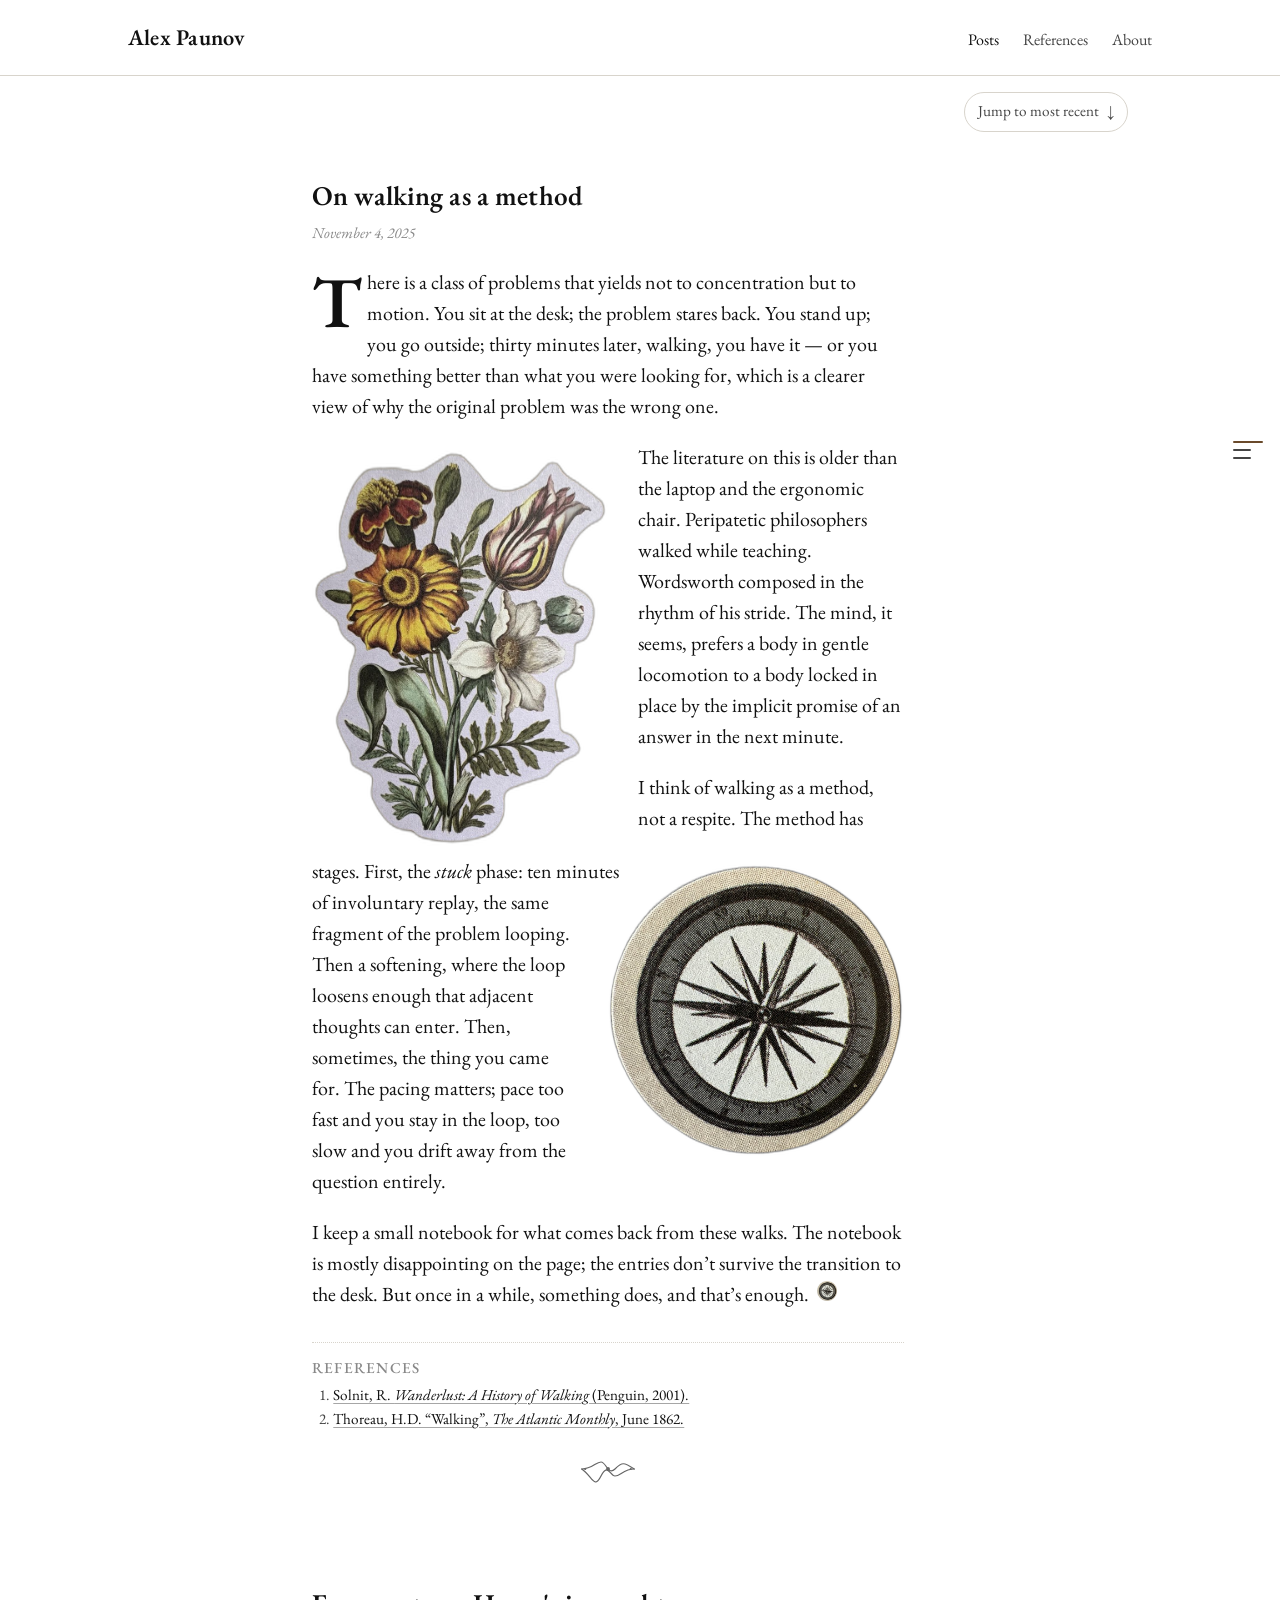
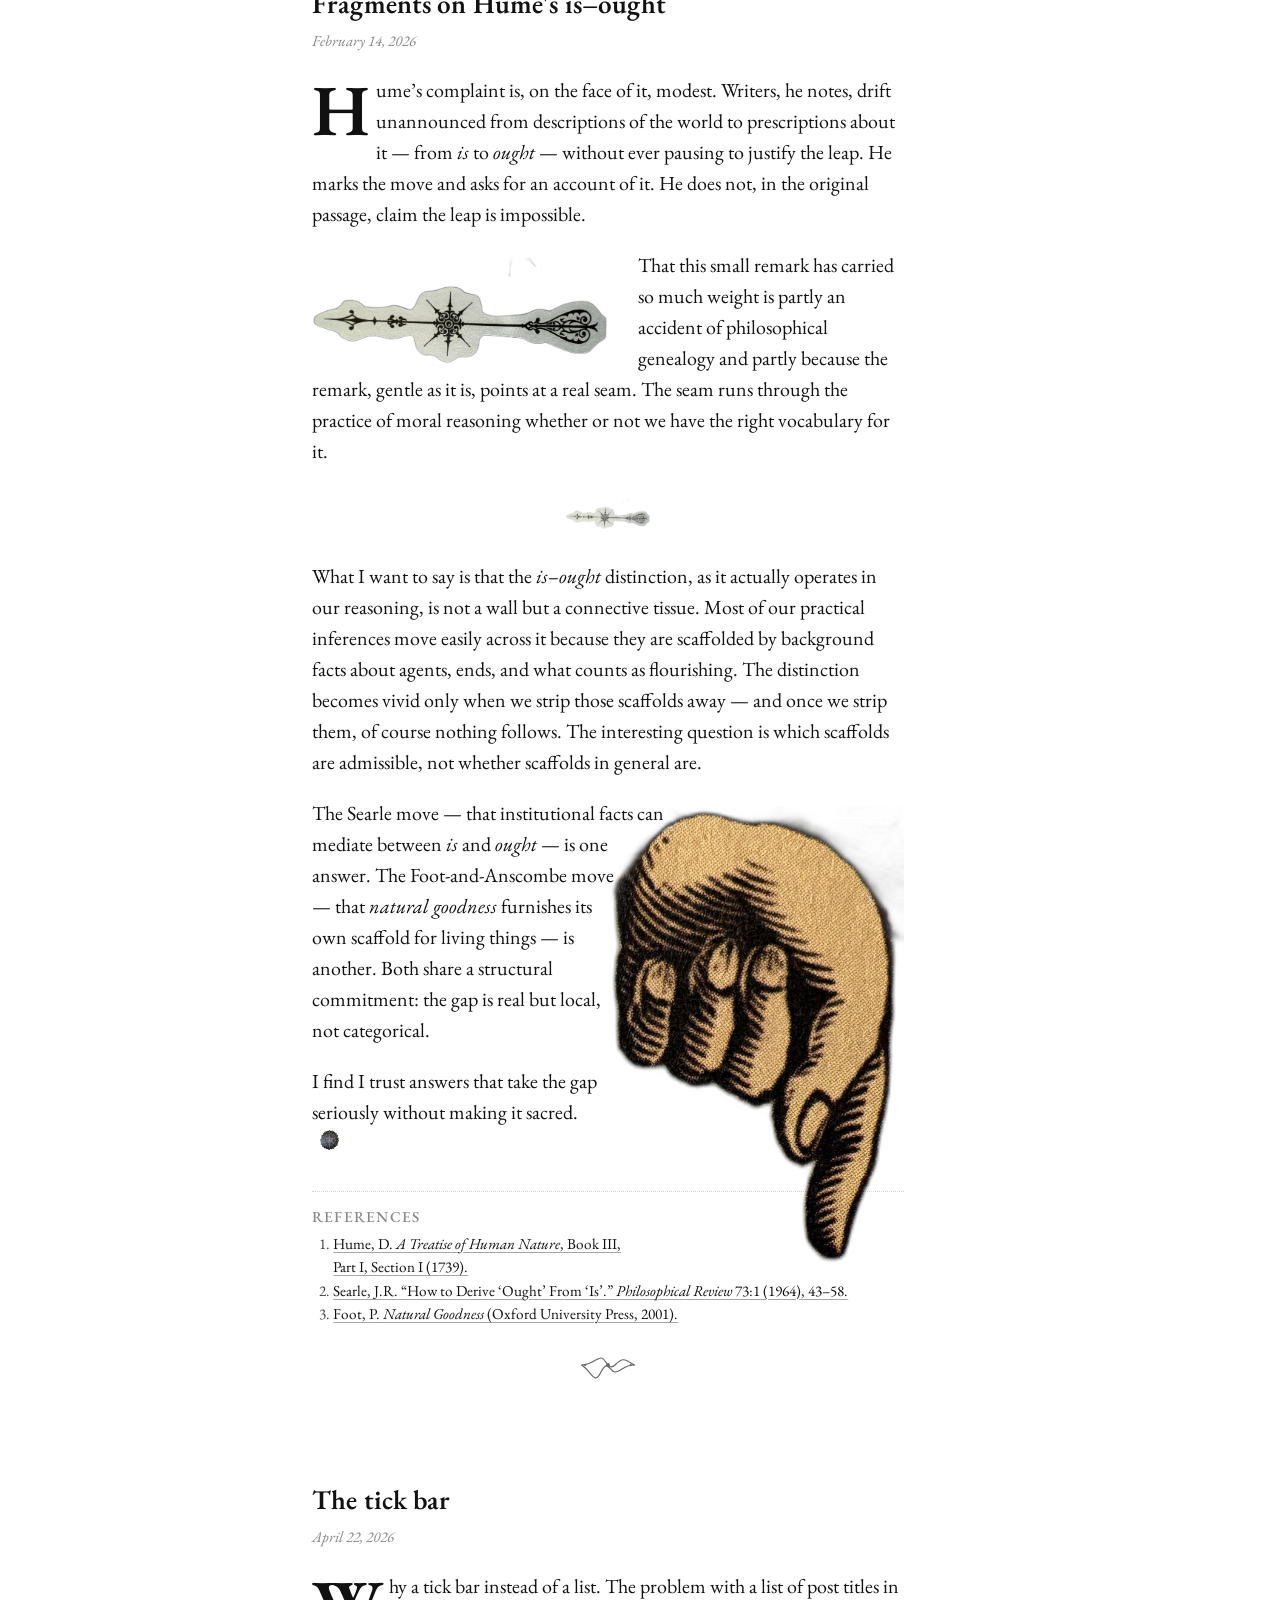
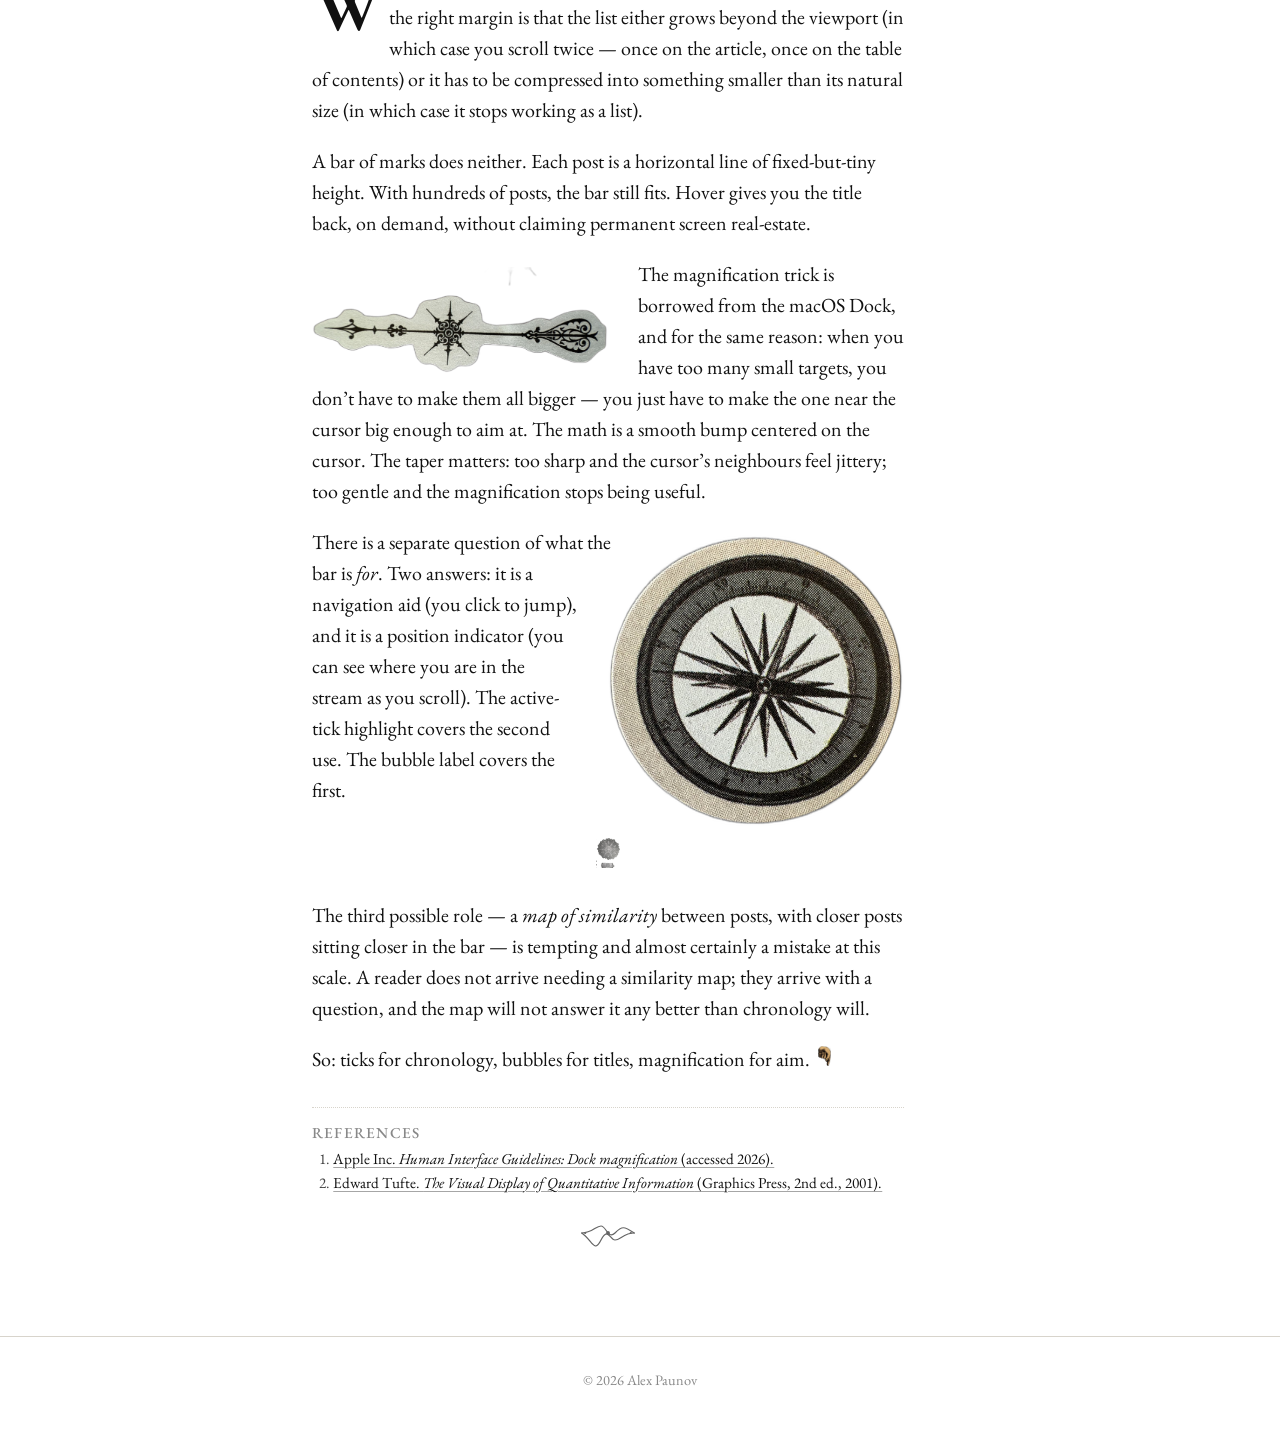
<file: index.html>
<!DOCTYPE html>
<html lang="en">
<head>
    <meta charset="UTF-8">
    <meta name="viewport" content="width=device-width, initial-scale=1.0">
    <title>Alex Paunov</title>
    <link rel="preconnect" href="https://fonts.googleapis.com">
    <link rel="preconnect" href="https://fonts.gstatic.com" crossorigin>
    <link href="https://fonts.googleapis.com/css2?family=EB+Garamond:ital,wght@0,400;0,500;0,600;1,400&display=swap" rel="stylesheet">
    <link rel="stylesheet" href="static/css/site.css">
    
</head>
<body class="page-home">
    <header class="site-header">
        <div class="site-header-inner">
            <a class="site-title" href="index.html">Alex Paunov</a>
            <nav class="site-nav" aria-label="Primary">
                <ul>
                    <li><a href="index.html" aria-current="page">Posts</a></li>
                    <li><a href="references.html">References</a></li>
                    <li><a href="about.html">About</a></li>
                    
                </ul>
            </nav>
        </div>
    </header>

    
<div class="home-toolbar">
    <a class="jump-to-bottom" href="#post-bottom-anchor" aria-label="Jump to most recent post">
        <span class="jump-label">Jump to most recent</span>
        <span class="jump-icon" aria-hidden="true">&#x2193;</span>
    </a>
</div>

<main class="post-stream" id="post-stream">
    
    <article id="post-2025-11-04-on-walking-as-a-method" class="post" data-post-id="post-2025-11-04-on-walking-as-a-method" data-post-title="On walking as a method">
        <header class="post-header">
            <h2 class="post-title"><a href="#post-2025-11-04-on-walking-as-a-method">On walking as a method</a></h2>
            <time class="post-date" datetime="2025-11-04">November 4, 2025</time>
        </header>
        <div class="post-body">
            <p>There is a class of problems that yields not to concentration but to motion. You sit at the desk; the problem stares back. You stand up; you go outside; thirty minutes later, walking, you have it — or you have something better than what you were looking for, which is a clearer view of why the original problem was the wrong one.</p>
<figure class="post-figure figure-wrap-left" style="shape-outside: url('static/images/library/IMG_2541-curvy.png'); shape-margin: 0.6em;"><img alt="Botanical-style flower stickers arranged on the kraft paper cover of a spiral notebook." loading="eager" src="static/images/library/IMG_2541-curvy.png"/></figure><p>The literature on this is older than the laptop and the ergonomic chair. Peripatetic philosophers walked while teaching. Wordsworth composed in the rhythm of his stride. The mind, it seems, prefers a body in gentle locomotion to a body locked in place by the implicit promise of an answer in the next minute.</p>
<figure class="post-figure figure-wrap-right" style="shape-outside: circle(50%); shape-margin: 0.6em;"><img alt="Vintage-style compass rose sticker on a gray felt surface. Black and cream tones give it an old nautical map feel." loading="eager" src="static/images/library/IMG_2597-curvy.png"/></figure><p>I think of walking as a method, not a respite. The method has stages. First, the <em>stuck</em> phase: ten minutes of involuntary replay, the same fragment of the problem looping. Then a softening, where the loop loosens enough that adjacent thoughts can enter. Then, sometimes, the thing you came for. The pacing matters; pace too fast and you stay in the loop, too slow and you drift away from the question entirely.</p>
<p>I keep a small notebook for what comes back from these walks. The notebook is mostly disappointing on the page; the entries don’t survive the transition to the desk. But once in a while, something does, and that’s enough.<img alt="" aria-hidden="true" class="ornament ornament-end-inline" src="static/images/library/IMG_2597-curvy.png"/></p>
        </div>
        
        <aside class="post-refs" aria-label="References for this post">
            <h3>References</h3>
            <ol>
                
                <li id="ref-post-2025-11-04-on-walking-as-a-method-1">
                    <a class="reference-link" href="references.html#ref-post-2025-11-04-on-walking-as-a-method-1-target">Solnit, R. <em>Wanderlust: A History of Walking</em> (Penguin, 2001).</a>
                </li>
                
                <li id="ref-post-2025-11-04-on-walking-as-a-method-2">
                    <a class="reference-link" href="references.html#ref-post-2025-11-04-on-walking-as-a-method-2-target">Thoreau, H.D. &ldquo;Walking&rdquo;, <em>The Atlantic Monthly</em>, June 1862.</a>
                </li>
                
            </ol>
        </aside>
        
        <div class="post-end" aria-hidden="true">
            <img class="ornament ornament-end" src="static/images/ornaments/fleuron.svg" alt="">
        </div>
    </article>
    
    <article id="post-2026-02-14-fragments-on-hume" class="post" data-post-id="post-2026-02-14-fragments-on-hume" data-post-title="Fragments on Hume&#39;s is–ought">
        <header class="post-header">
            <h2 class="post-title"><a href="#post-2026-02-14-fragments-on-hume">Fragments on Hume&#39;s is–ought</a></h2>
            <time class="post-date" datetime="2026-02-14">February 14, 2026</time>
        </header>
        <div class="post-body">
            <p>Hume’s complaint is, on the face of it, modest. Writers, he notes, drift unannounced from descriptions of the world to prescriptions about it — from <em>is</em> to <em>ought</em> — without ever pausing to justify the leap. He marks the move and asks for an account of it. He does not, in the original passage, claim the leap is impossible.</p>
<figure class="post-figure figure-wrap-left" style="shape-outside: url('static/images/library/IMG_2583-curvy.png'); shape-margin: 0.6em;"><img alt="Two ornate black gothic-style arrow/divider stickers on a gray surface, featuring intricate scrollwork and compass rose medallions." loading="eager" src="static/images/library/IMG_2583-curvy.png"/></figure><p>That this small remark has carried so much weight is partly an accident of philosophical genealogy and partly because the remark, gentle as it is, points at a real seam. The seam runs through the practice of moral reasoning whether or not we have the right vocabulary for it.</p>
<img alt="" class="ornament section-separator" src="static/images/library/IMG_2583-curvy.png"/>
<p>What I want to say is that the <em>is</em>–<em>ought</em> distinction, as it actually operates in our reasoning, is not a wall but a connective tissue. Most of our practical inferences move easily across it because they are scaffolded by background facts about agents, ends, and what counts as flourishing. The distinction becomes vivid only when we strip those scaffolds away — and once we strip them, of course nothing follows. The interesting question is which scaffolds are admissible, not whether scaffolds in general are.</p>
<figure class="post-figure figure-wrap-right" style="shape-outside: url('static/images/library/IMG_2619-curvy.png'); shape-margin: 0.6em;"><img alt="Vintage engraving-style card depicting a pointing hand with ruffled cuff, laid on a gray fabric surface." loading="eager" src="static/images/library/IMG_2619-curvy.png"/></figure><p>The Searle move — that institutional facts can mediate between <em>is</em> and <em>ought</em> — is one answer. The Foot-and-Anscombe move — that <em>natural goodness</em> furnishes its own scaffold for living things — is another. Both share a structural commitment: the gap is real but local, not categorical.</p>
<p>I find I trust answers that take the gap seriously without making it sacred.<img alt="" aria-hidden="true" class="ornament ornament-end-inline" src="static/images/library/IMG_2624-curvy.png"/></p>
        </div>
        
        <aside class="post-refs" aria-label="References for this post">
            <h3>References</h3>
            <ol>
                
                <li id="ref-post-2026-02-14-fragments-on-hume-1">
                    <a class="reference-link" href="references.html#ref-post-2026-02-14-fragments-on-hume-1-target">Hume, D. <em>A Treatise of Human Nature</em>, Book III, Part I, Section I (1739).</a>
                </li>
                
                <li id="ref-post-2026-02-14-fragments-on-hume-2">
                    <a class="reference-link" href="references.html#ref-post-2026-02-14-fragments-on-hume-2-target">Searle, J.R. &ldquo;How to Derive &lsquo;Ought&rsquo; From &lsquo;Is&rsquo;.&rdquo; <em>Philosophical Review</em> 73:1 (1964), 43–58.</a>
                </li>
                
                <li id="ref-post-2026-02-14-fragments-on-hume-3">
                    <a class="reference-link" href="references.html#ref-post-2026-02-14-fragments-on-hume-3-target">Foot, P. <em>Natural Goodness</em> (Oxford University Press, 2001).</a>
                </li>
                
            </ol>
        </aside>
        
        <div class="post-end" aria-hidden="true">
            <img class="ornament ornament-end" src="static/images/ornaments/fleuron.svg" alt="">
        </div>
    </article>
    
    <article id="post-2026-04-22-the-tick-bar" class="post" data-post-id="post-2026-04-22-the-tick-bar" data-post-title="The tick bar">
        <header class="post-header">
            <h2 class="post-title"><a href="#post-2026-04-22-the-tick-bar">The tick bar</a></h2>
            <time class="post-date" datetime="2026-04-22">April 22, 2026</time>
        </header>
        <div class="post-body">
            <p>Why a tick bar instead of a list. The problem with a list of post titles in the right margin is that the list either grows beyond the viewport (in which case you scroll twice — once on the article, once on the table of contents) or it has to be compressed into something smaller than its natural size (in which case it stops working as a list).</p>
<p>A bar of marks does neither. Each post is a horizontal line of fixed-but-tiny height. With hundreds of posts, the bar still fits. Hover gives you the title back, on demand, without claiming permanent screen real-estate.</p>
<figure class="post-figure figure-wrap-left" style="shape-outside: url('static/images/library/IMG_2583-curvy.png'); shape-margin: 0.6em;"><img alt="Two ornate black gothic-style arrow/divider stickers on a gray surface, featuring intricate scrollwork and compass rose medallions." loading="eager" src="static/images/library/IMG_2583-curvy.png"/></figure><p>The magnification trick is borrowed from the macOS Dock, and for the same reason: when you have too many small targets, you don’t have to make them all bigger — you just have to make the one near the cursor big enough to aim at. The math is a smooth bump centered on the cursor. The taper matters: too sharp and the cursor’s neighbours feel jittery; too gentle and the magnification stops being useful.</p>
<figure class="post-figure figure-wrap-right" style="shape-outside: circle(50%); shape-margin: 0.6em;"><img alt="Vintage-style compass rose sticker on a gray felt surface. Black and cream tones give it an old nautical map feel." loading="eager" src="static/images/library/IMG_2597-curvy.png"/></figure><p>There is a separate question of what the bar is <em>for</em>. Two answers: it is a navigation aid (you click to jump), and it is a position indicator (you can see where you are in the stream as you scroll). The active-tick highlight covers the second use. The bubble label covers the first.</p>
<img alt="" class="ornament section-separator" src="static/images/library/IMG_2623-curvy.png"/>
<p>The third possible role — a <em>map of similarity</em> between posts, with closer posts sitting closer in the bar — is tempting and almost certainly a mistake at this scale. A reader does not arrive needing a similarity map; they arrive with a question, and the map will not answer it any better than chronology will.</p>
<p>So: ticks for chronology, bubbles for titles, magnification for aim.<img alt="" aria-hidden="true" class="ornament ornament-end-inline" src="static/images/library/IMG_2619-curvy.png"/></p>
        </div>
        
        <aside class="post-refs" aria-label="References for this post">
            <h3>References</h3>
            <ol>
                
                <li id="ref-post-2026-04-22-the-tick-bar-1">
                    <a class="reference-link" href="references.html#ref-post-2026-04-22-the-tick-bar-1-target">Apple Inc. <em>Human Interface Guidelines: Dock magnification</em> (accessed 2026).</a>
                </li>
                
                <li id="ref-post-2026-04-22-the-tick-bar-2">
                    <a class="reference-link" href="references.html#ref-post-2026-04-22-the-tick-bar-2-target">Edward Tufte. <em>The Visual Display of Quantitative Information</em> (Graphics Press, 2nd ed., 2001).</a>
                </li>
                
            </ol>
        </aside>
        
        <div class="post-end" aria-hidden="true">
            <img class="ornament ornament-end" src="static/images/ornaments/fleuron.svg" alt="">
        </div>
    </article>
    
    <div id="post-bottom-anchor" aria-hidden="true"></div>
</main>

<nav class="tick-nav" aria-label="Post navigator">
    <ol class="tick-list" id="tick-list">
        
        <li class="tick-item">
            <a href="#post-2025-11-04-on-walking-as-a-method" data-post-id="post-2025-11-04-on-walking-as-a-method">
                <span class="tick" aria-hidden="true"></span>
                <span class="tick-label">On walking as a method</span>
            </a>
        </li>
        
        <li class="tick-item">
            <a href="#post-2026-02-14-fragments-on-hume" data-post-id="post-2026-02-14-fragments-on-hume">
                <span class="tick" aria-hidden="true"></span>
                <span class="tick-label">Fragments on Hume&#39;s is–ought</span>
            </a>
        </li>
        
        <li class="tick-item">
            <a href="#post-2026-04-22-the-tick-bar" data-post-id="post-2026-04-22-the-tick-bar">
                <span class="tick" aria-hidden="true"></span>
                <span class="tick-label">The tick bar</span>
            </a>
        </li>
        
    </ol>
</nav>


    <footer class="site-footer">
        <p>&copy; 2026 Alex Paunov</p>
    </footer>

    
<script src="static/js/tick-nav.js"></script>

</body>
</html>
</file>
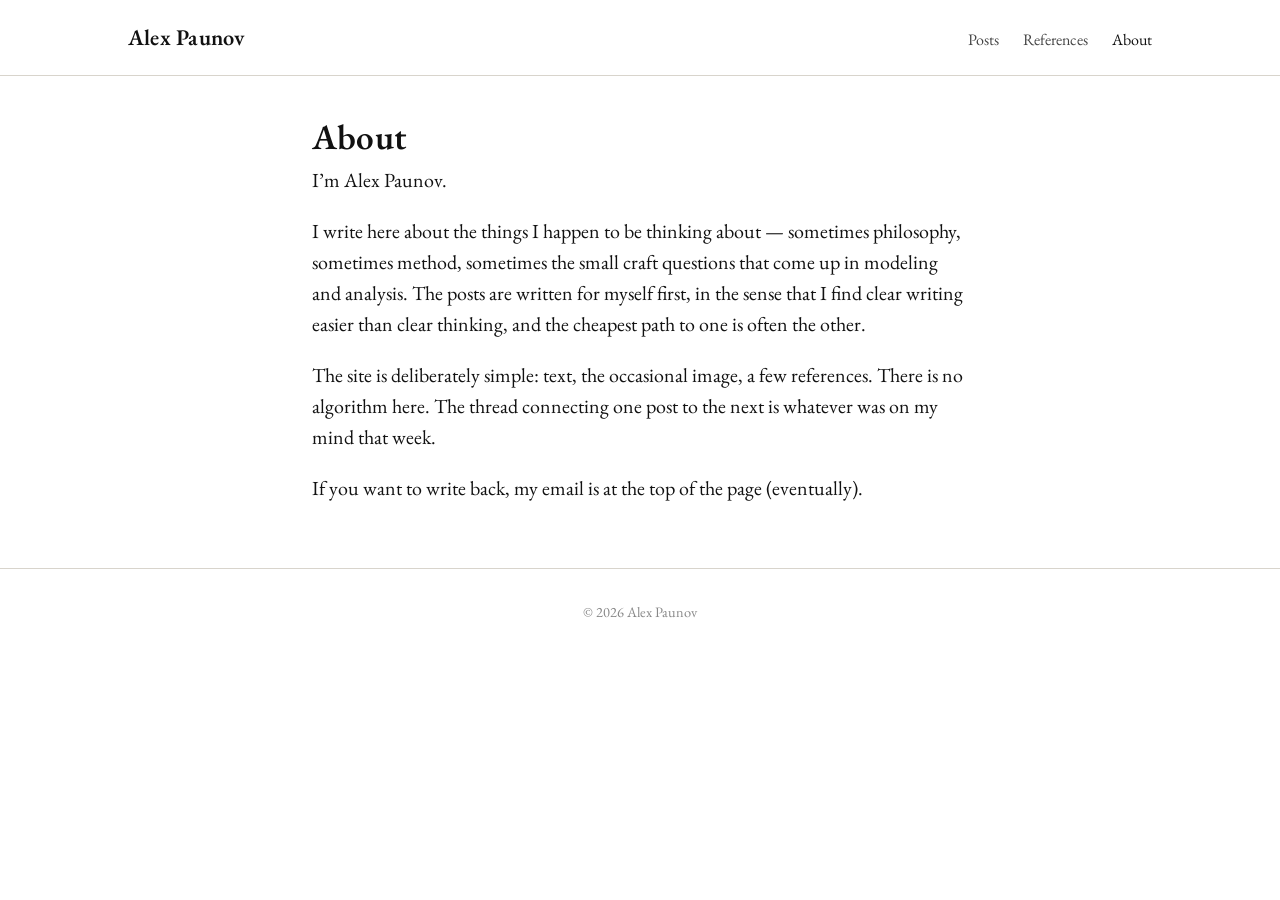
<file: about.html>
<!DOCTYPE html>
<html lang="en">
<head>
    <meta charset="UTF-8">
    <meta name="viewport" content="width=device-width, initial-scale=1.0">
    <title>About — Alex Paunov</title>
    <link rel="preconnect" href="https://fonts.googleapis.com">
    <link rel="preconnect" href="https://fonts.gstatic.com" crossorigin>
    <link href="https://fonts.googleapis.com/css2?family=EB+Garamond:ital,wght@0,400;0,500;0,600;1,400&display=swap" rel="stylesheet">
    <link rel="stylesheet" href="static/css/site.css">
    
</head>
<body class="page-about">
    <header class="site-header">
        <div class="site-header-inner">
            <a class="site-title" href="index.html">Alex Paunov</a>
            <nav class="site-nav" aria-label="Primary">
                <ul>
                    <li><a href="index.html">Posts</a></li>
                    <li><a href="references.html">References</a></li>
                    <li><a href="about.html" aria-current="page">About</a></li>
                    
                </ul>
            </nav>
        </div>
    </header>

    
<main class="about-page">
    <h1 class="page-heading">About</h1>
    <div class="about-body">
        <p>I&rsquo;m Alex Paunov.</p>
<p>I write here about the things I happen to be thinking about — sometimes philosophy, sometimes method, sometimes the small craft questions that come up in modeling and analysis. The posts are written for myself first, in the sense that I find clear writing easier than clear thinking, and the cheapest path to one is often the other.</p>
<p>The site is deliberately simple: text, the occasional image, a few references. There is no algorithm here. The thread connecting one post to the next is whatever was on my mind that week.</p>
<p>If you want to write back, my email is at the top of the page (eventually).</p>
    </div>
</main>


    <footer class="site-footer">
        <p>&copy; 2026 Alex Paunov</p>
    </footer>

    
</body>
</html>
</file>
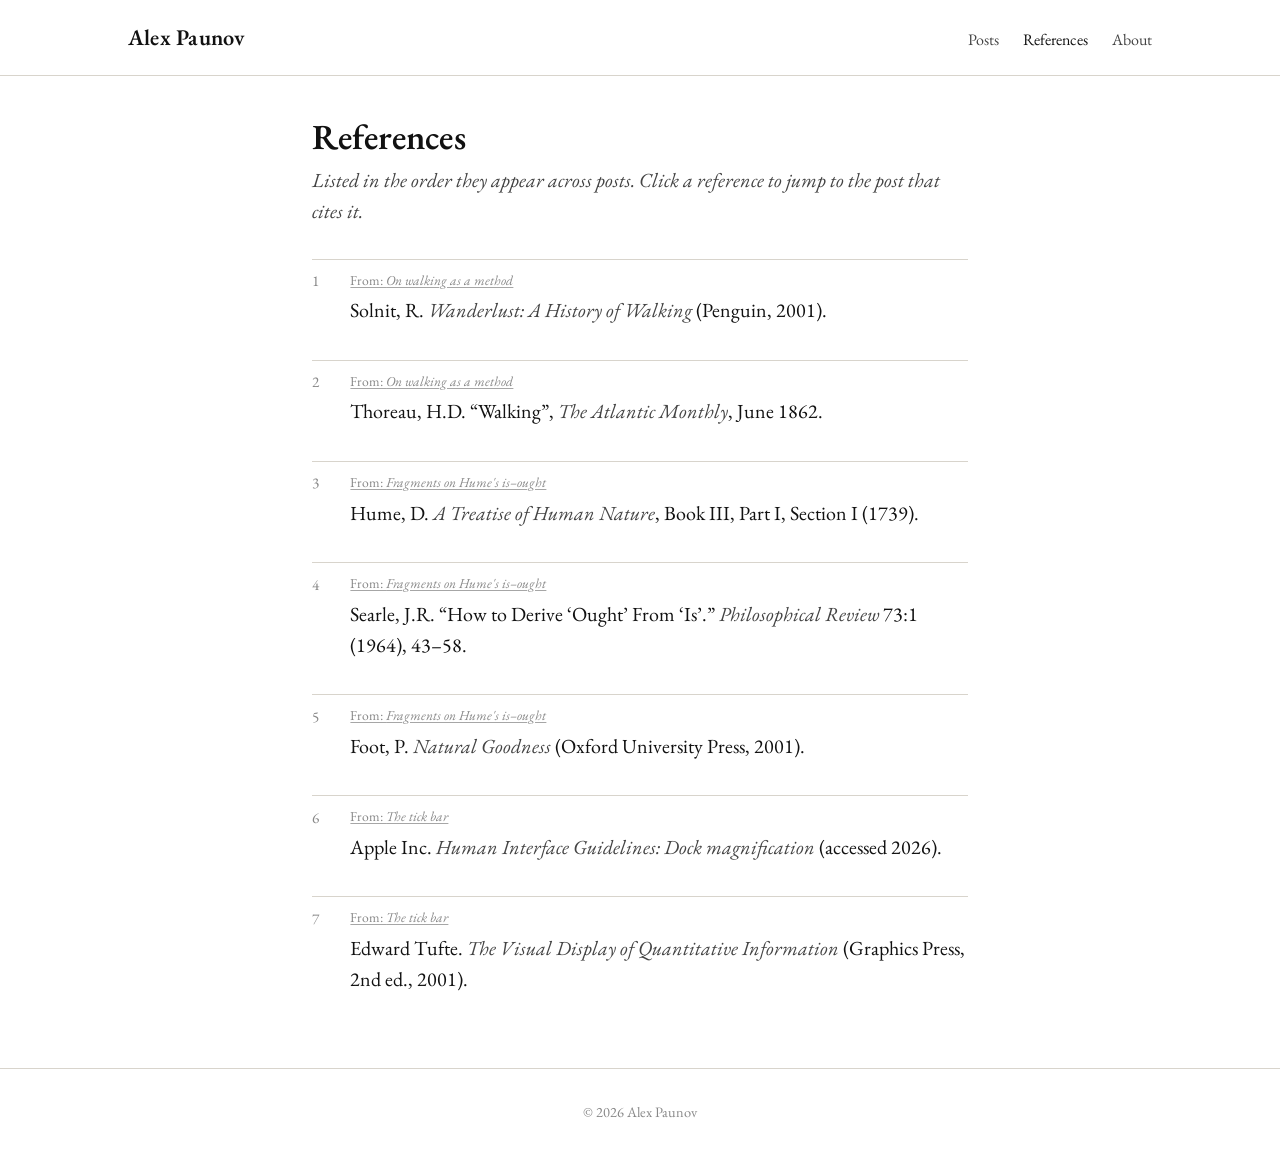
<file: references.html>
<!DOCTYPE html>
<html lang="en">
<head>
    <meta charset="UTF-8">
    <meta name="viewport" content="width=device-width, initial-scale=1.0">
    <title>References — Alex Paunov</title>
    <link rel="preconnect" href="https://fonts.googleapis.com">
    <link rel="preconnect" href="https://fonts.gstatic.com" crossorigin>
    <link href="https://fonts.googleapis.com/css2?family=EB+Garamond:ital,wght@0,400;0,500;0,600;1,400&display=swap" rel="stylesheet">
    <link rel="stylesheet" href="static/css/site.css">
    
</head>
<body class="page-references">
    <header class="site-header">
        <div class="site-header-inner">
            <a class="site-title" href="index.html">Alex Paunov</a>
            <nav class="site-nav" aria-label="Primary">
                <ul>
                    <li><a href="index.html">Posts</a></li>
                    <li><a href="references.html" aria-current="page">References</a></li>
                    <li><a href="about.html">About</a></li>
                    
                </ul>
            </nav>
        </div>
    </header>

    
<main class="references-page">
    <h1 class="page-heading">References</h1>
    <p class="page-lede">Listed in the order they appear across posts. Click a reference to jump to the post that cites it.</p>

    <ol class="references-list">
        
        <li class="reference-entry" id="ref-post-2025-11-04-on-walking-as-a-method-1-target">
            <div class="reference-meta">
                <a class="reference-back" href="index.html#post-2025-11-04-on-walking-as-a-method">From: <em>On walking as a method</em></a>
            </div>
            <div class="reference-body">
                Solnit, R. <em>Wanderlust: A History of Walking</em> (Penguin, 2001).
            </div>
        </li>
        
        <li class="reference-entry" id="ref-post-2025-11-04-on-walking-as-a-method-2-target">
            <div class="reference-meta">
                <a class="reference-back" href="index.html#post-2025-11-04-on-walking-as-a-method">From: <em>On walking as a method</em></a>
            </div>
            <div class="reference-body">
                Thoreau, H.D. &ldquo;Walking&rdquo;, <em>The Atlantic Monthly</em>, June 1862.
            </div>
        </li>
        
        <li class="reference-entry" id="ref-post-2026-02-14-fragments-on-hume-1-target">
            <div class="reference-meta">
                <a class="reference-back" href="index.html#post-2026-02-14-fragments-on-hume">From: <em>Fragments on Hume&#39;s is–ought</em></a>
            </div>
            <div class="reference-body">
                Hume, D. <em>A Treatise of Human Nature</em>, Book III, Part I, Section I (1739).
            </div>
        </li>
        
        <li class="reference-entry" id="ref-post-2026-02-14-fragments-on-hume-2-target">
            <div class="reference-meta">
                <a class="reference-back" href="index.html#post-2026-02-14-fragments-on-hume">From: <em>Fragments on Hume&#39;s is–ought</em></a>
            </div>
            <div class="reference-body">
                Searle, J.R. &ldquo;How to Derive &lsquo;Ought&rsquo; From &lsquo;Is&rsquo;.&rdquo; <em>Philosophical Review</em> 73:1 (1964), 43–58.
            </div>
        </li>
        
        <li class="reference-entry" id="ref-post-2026-02-14-fragments-on-hume-3-target">
            <div class="reference-meta">
                <a class="reference-back" href="index.html#post-2026-02-14-fragments-on-hume">From: <em>Fragments on Hume&#39;s is–ought</em></a>
            </div>
            <div class="reference-body">
                Foot, P. <em>Natural Goodness</em> (Oxford University Press, 2001).
            </div>
        </li>
        
        <li class="reference-entry" id="ref-post-2026-04-22-the-tick-bar-1-target">
            <div class="reference-meta">
                <a class="reference-back" href="index.html#post-2026-04-22-the-tick-bar">From: <em>The tick bar</em></a>
            </div>
            <div class="reference-body">
                Apple Inc. <em>Human Interface Guidelines: Dock magnification</em> (accessed 2026).
            </div>
        </li>
        
        <li class="reference-entry" id="ref-post-2026-04-22-the-tick-bar-2-target">
            <div class="reference-meta">
                <a class="reference-back" href="index.html#post-2026-04-22-the-tick-bar">From: <em>The tick bar</em></a>
            </div>
            <div class="reference-body">
                Edward Tufte. <em>The Visual Display of Quantitative Information</em> (Graphics Press, 2nd ed., 2001).
            </div>
        </li>
        
    </ol>
</main>


    <footer class="site-footer">
        <p>&copy; 2026 Alex Paunov</p>
    </footer>

    
</body>
</html>
</file>
<file: static/css/site.css>
/* ==========================================================================
   site.css — typographic personal site
   --------------------------------------------------------------------------
   Sections:
     1. Reset and tokens
     2. Base typography
     3. Site header and footer
     4. Home / post stream layout
     5. Posts (drop cap, ornaments, curvy image wrap)
     6. Tick navigator (right rail)
     7. References page
     8. About page
     9. Responsive breakpoints
   ========================================================================== */


/* 1. Reset and tokens ------------------------------------------------------ */

*, *::before, *::after { box-sizing: border-box; }
html, body { margin: 0; padding: 0; }

:root {
    --ink: #111111;
    --ink-soft: #444444;
    --ink-faint: #888888;
    --paper: #ffffff;
    --rule: #d8d4cc;
    --accent: #6a4a2b;          /* warm sepia, sparingly used */

    --serif: 'EB Garamond', Georgia, 'Iowan Old Style', serif;
    --sans: -apple-system, BlinkMacSystemFont, 'Helvetica Neue', Arial, sans-serif;

    --measure: 44rem;            /* readable text column */
    --content-max: 64rem;        /* outer content max */
    --rail-width: 4rem;          /* right rail for tick navigator */

    --line: 1.55;
    --base-size: 1.25rem;        /* ~20px */
}

/* 2. Base typography -------------------------------------------------------- */

body {
    background: var(--paper);
    color: var(--ink);
    font-family: var(--serif);
    font-size: var(--base-size);
    line-height: var(--line);
    text-rendering: optimizeLegibility;
    -webkit-font-smoothing: antialiased;
    -moz-osx-font-smoothing: grayscale;
}

p { margin: 0 0 1em 0; }

a {
    color: var(--ink);
    text-decoration: underline;
    text-decoration-thickness: 1px;
    text-underline-offset: 0.18em;
    text-decoration-color: rgba(0, 0, 0, 0.35);
}
a:hover { text-decoration-color: var(--ink); }

h1, h2, h3 {
    font-family: var(--serif);
    font-weight: 600;
    letter-spacing: 0.005em;
    line-height: 1.2;
    margin: 0 0 0.5em 0;
}
h1 { font-size: 2.4rem; }
h2 { font-size: 1.8rem; }
h3 { font-size: 1.2rem; }

blockquote {
    margin: 1em 0;
    padding-left: 1em;
    border-left: 2px solid var(--rule);
    color: var(--ink-soft);
    font-style: italic;
}


/* 3. Site header and footer ------------------------------------------------- */

.site-header {
    border-bottom: 1px solid var(--rule);
    padding: 1.25rem 1.5rem;
}
.site-header-inner {
    max-width: var(--content-max);
    margin: 0 auto;
    display: flex;
    align-items: baseline;
    justify-content: space-between;
    gap: 2rem;
}
.site-title {
    font-size: 1.4rem;
    font-weight: 600;
    text-decoration: none;
    letter-spacing: 0.01em;
}
.site-nav ul {
    list-style: none;
    margin: 0;
    padding: 0;
    display: flex;
    gap: 1.5rem;
}
.site-nav a {
    text-decoration: none;
    font-size: 1rem;
    color: var(--ink-soft);
}
.site-nav a:hover,
.site-nav a[aria-current="page"] { color: var(--ink); }

.site-footer {
    margin-top: 4rem;
    padding: 2rem 1.5rem;
    border-top: 1px solid var(--rule);
    text-align: center;
    color: var(--ink-faint);
    font-size: 0.9rem;
}


/* 4. Home / post stream layout --------------------------------------------- */

.home-toolbar {
    max-width: var(--content-max);
    margin: 1rem auto 0;
    padding: 0 1.5rem;
    display: flex;
    justify-content: flex-end;
}
.jump-to-bottom {
    text-decoration: none;
    color: var(--ink-soft);
    font-size: 0.95rem;
    border: 1px solid var(--rule);
    padding: 0.4rem 0.8rem;
    border-radius: 999px;
    display: inline-flex;
    align-items: center;
    gap: 0.5rem;
    transition: background 120ms ease, border-color 120ms ease;
}
.jump-to-bottom:hover {
    border-color: var(--ink);
    background: #f8f6f2;
}
.jump-icon { font-size: 1.1em; }

.post-stream {
    max-width: var(--measure);
    margin: 2rem auto 0;
    padding: 0 1.5rem;
    /* leave room for the right rail */
    padding-right: calc(1.5rem + var(--rail-width));
}


/* 5. Posts ----------------------------------------------------------------- */

.post {
    margin: 0 0 5rem 0;
    padding-top: 1rem;
    /* hidden anchor offset so jumps don't tuck title under header */
    scroll-margin-top: 4rem;
}

.post-header {
    margin-bottom: 1.25rem;
}
.post-title {
    font-size: 1.7rem;
    margin: 0 0 0.2rem 0;
}
.post-title a {
    text-decoration: none;
    color: var(--ink);
}
.post-date {
    color: var(--ink-faint);
    font-size: 0.95rem;
    font-style: italic;
}

.post-body { /* reading column */ }

/* Drop cap on the first paragraph of the post body */
.post-body > p:first-of-type::first-letter {
    font-family: var(--serif);
    font-weight: 600;
    float: left;
    font-size: 3.6em;     /* ~3 lines tall once line-height is factored */
    line-height: 0.85;
    padding: 0.05em 0.08em 0 0;
    color: var(--ink);
}

/* Inline citations in the post body */
.post-body .citation {
    font-size: 0.8em;
    text-decoration: none;
    color: var(--accent);
    vertical-align: super;
}

/* Ornaments — small decorative images */

.ornament {
    display: inline-block;
    height: 1em;
    width: auto;
    vertical-align: baseline;
    user-select: none;
}

/* End-of-post mark: sits inline after the last sentence
   (build script appends it at the end of the final paragraph) */
.ornament-end-inline {
    height: 1em;
    margin-left: 0.4em;
    vertical-align: baseline;
}

/* The .post-end block is a fallback / second decorative pass shown centered
   below the post body for visual closure */
.post-end {
    margin-top: 1.5rem;
    text-align: center;
}
.post-end .ornament {
    height: 1.4em;
    opacity: 0.6;
}

/* Section separators inside a post: centered, no float */
.section-separator {
    display: block;
    margin: 2rem auto;
    height: 1.5em;
    width: auto;
    opacity: 0.7;
}

/* Wraparound images for posts.
   Two flavors:
     .figure-wrap-left  — floats left, text wraps around the right
     .figure-wrap-right — floats right, text wraps around the left
   For curvy images (transparent PNG with alpha), shape-outside follows
   the alpha boundary. */

.post-figure {
    margin: 0 1.25em 1em 0;
    max-width: 50%;
}
.post-figure img {
    display: block;
    width: 100%;
    height: auto;
}
.post-figure figcaption {
    font-size: 0.85em;
    color: var(--ink-faint);
    font-style: italic;
    margin-top: 0.4em;
    text-align: center;
}

/* Floated wrap figures. shape-outside is set inline by the build step
   when the picked image has a curvy alpha sibling — see build.py.
   The curvy PNGs are alpha-bbox cropped at generation time (see
   bg_remove.py) so the float box matches the visible silhouette.
   shape-image-threshold drops the faint AA halo from the outline;
   shape-margin sets the gutter between silhouette and wrapped text. */
.figure-wrap-left {
    float: left;
    margin: 0.4em 1.5em 0.5em 0;
    shape-image-threshold: 0.1;
    shape-margin: 1em;
}
.figure-wrap-right {
    float: right;
    margin: 0.4em 0 0.5em 1.5em;
    shape-image-threshold: 0.1;
    shape-margin: 1em;
}
/* Clear floats after each post so wraps don't leak into the next post */
.post::after {
    content: "";
    display: block;
    clear: both;
}

/* Per-post references aside */
.post-refs {
    margin-top: 2rem;
    padding-top: 1rem;
    border-top: 1px dotted var(--rule);
    font-size: 0.95rem;
    color: var(--ink-soft);
}
.post-refs h3 {
    font-size: 0.95rem;
    text-transform: uppercase;
    letter-spacing: 0.08em;
    color: var(--ink-faint);
    font-weight: 500;
    margin-bottom: 0.4rem;
}
.post-refs ol {
    margin: 0;
    padding-left: 1.4em;
}


/* 6. Tick navigator (right rail) ------------------------------------------- */

.tick-nav {
    position: fixed;
    top: 0;
    right: 0;
    height: 100vh;
    width: var(--rail-width);
    display: flex;
    align-items: center;
    justify-content: center;
    pointer-events: none; /* let only the children receive events */
    z-index: 5;
}
.tick-list {
    list-style: none;
    margin: 0;
    padding: 0;
    display: flex;
    flex-direction: column;
    gap: 4px;
    pointer-events: auto;
    /* JS sets per-tick scale via inline transform on .tick */
}
.tick-item a {
    display: block;
    position: relative;
    padding: 1px 0;
    text-decoration: none;
    color: inherit;
}
.tick {
    display: block;
    width: 18px;
    height: 2px;
    background: var(--ink-soft);
    border-radius: 1px;
    transform-origin: right center;
    transition: width 90ms ease, background 90ms ease;
}
.tick-item a:hover .tick,
.tick-item a:focus .tick {
    background: var(--ink);
}
.tick-item.is-active .tick {
    background: var(--accent);
    width: 30px;
}

/* Hover bubble: the post title beside the tick */
.tick-label {
    position: absolute;
    right: 28px;
    top: 50%;
    transform: translateY(-50%) translateX(6px);
    background: var(--ink);
    color: var(--paper);
    font-family: var(--sans);
    font-size: 0.78rem;
    line-height: 1.2;
    padding: 0.3em 0.55em;
    border-radius: 3px;
    white-space: nowrap;
    max-width: 22em;
    overflow: hidden;
    text-overflow: ellipsis;
    opacity: 0;
    pointer-events: none;
    transition: opacity 90ms ease, transform 90ms ease;
}
.tick-item a:hover .tick-label,
.tick-item a:focus .tick-label {
    opacity: 1;
    transform: translateY(-50%) translateX(0);
}


/* 7. References page ------------------------------------------------------- */

.references-page {
    max-width: var(--measure);
    margin: 2.5rem auto 0;
    padding: 0 1.5rem;
}
.page-heading {
    font-size: 2.2rem;
    margin-bottom: 0.2em;
}
.page-lede {
    color: var(--ink-soft);
    font-style: italic;
    margin-bottom: 2rem;
}
.references-list {
    list-style: none;
    margin: 0;
    padding: 0;
    counter-reset: ref;
}
.reference-entry {
    counter-increment: ref;
    margin: 0 0 1.5rem 0;
    padding: 0.6rem 0 0.6rem 2.4rem;
    border-top: 1px solid var(--rule);
    position: relative;
    scroll-margin-top: 4rem;
}
.reference-entry::before {
    content: counter(ref);
    position: absolute;
    left: 0;
    top: 0.65rem;
    font-variant-numeric: tabular-nums;
    color: var(--ink-faint);
    font-size: 0.95rem;
}
.reference-meta {
    font-size: 0.85rem;
    color: var(--ink-faint);
    margin-bottom: 0.3rem;
}
.reference-meta a { color: var(--ink-faint); }
.reference-meta a:hover { color: var(--ink); }
.reference-body { color: var(--ink); }
.reference-body em { color: var(--ink-soft); }


/* 8. About page ------------------------------------------------------------ */

.about-page {
    max-width: var(--measure);
    margin: 2.5rem auto 0;
    padding: 0 1.5rem;
}
.about-body p { margin-bottom: 1em; }


/* 9. Responsive ------------------------------------------------------------ */

/* Hide tick navigator on narrow viewports — fall back to scrolling */
@media (max-width: 720px) {
    .tick-nav { display: none; }
    .post-stream { padding-right: 1.5rem; }
    .post-figure { max-width: 100%; float: none !important; margin: 1em 0; }
    :root { --base-size: 1.1rem; }
}
</file>
